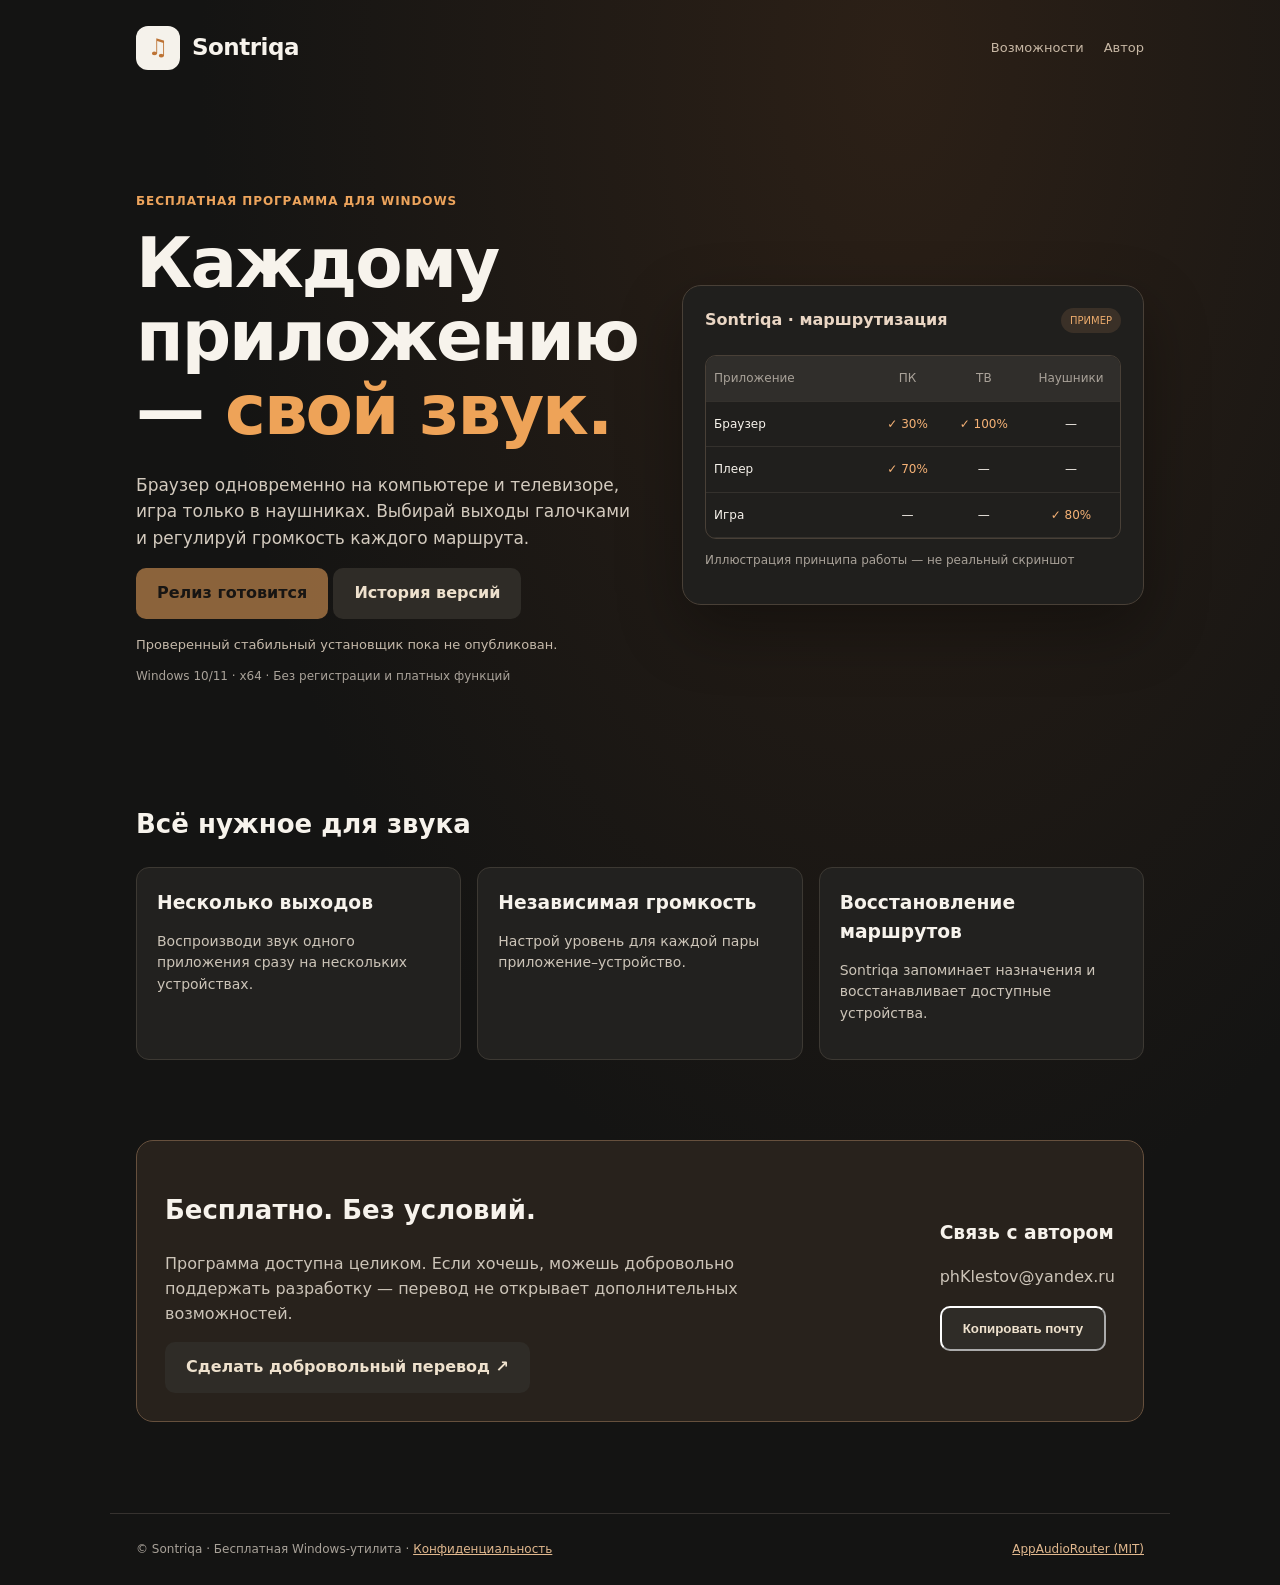
<file: index.html>
<!doctype html>
<html lang="ru">
<head>
<meta charset="utf-8"><meta name="viewport" content="width=device-width,initial-scale=1">
<meta name="description" content="Sontriqa — бесплатная Windows-утилита для вывода звука приложений на несколько устройств с независимой громкостью."><link rel="canonical" href="https://sontriqa.pages.dev/">
<title>Sontriqa — каждому приложению свой звук</title>
<style>
:root{font-family:Inter,"Segoe UI",system-ui,sans-serif;color-scheme:dark;color:#f7f3ec;background:#141413}*{box-sizing:border-box}body{margin:0;background:radial-gradient(ellipse at 70% 4%,#50321c66,transparent 55%),#141413;line-height:1.55}a{color:inherit}header,main,footer{max-width:1060px;padding:26px;margin:auto}.logo{display:flex;align-items:center;gap:12px;font-size:23px;font-weight:800;letter-spacing:-.5px}.mark{display:inline-grid;place-items:center;background:#f5f2eb;color:#bd7334;width:44px;height:44px;border-radius:12px;font-size:23px}header{display:flex;align-items:center;justify-content:space-between}nav{display:flex;gap:20px;color:#c8b8a5;font-size:13px}nav a{text-decoration:none}.hero{display:grid;grid-template-columns:1fr .92fr;gap:44px;align-items:center;padding:70px 0 85px}.eyebrow{color:#eda45c;font-size:12px;letter-spacing:.9px;font-weight:700;text-transform:uppercase}h1{font-size:clamp(40px,5.5vw,69px);letter-spacing:-2px;line-height:1.07;margin:16px 0 24px}h1 em{font-style:normal;color:#eea358}.lead{font-size:17px;color:#d3cabe}h2{font-size:26px}p{color:#ccc4b8}.button{display:inline-flex;align-items:center;justify-content:center;background:#eda45c;color:#1b1713;padding:13px 21px;border-radius:10px;font-weight:800;text-decoration:none}.button.off{opacity:.55;cursor:not-allowed;pointer-events:none}.secondary{background:#2f2c27;color:#eee1cd}.status{font-size:13px;color:#c5b9aa;margin-top:16px}.panel{border:1px solid #494037;background:#201f1d;border-radius:19px;padding:22px;box-shadow:0 24px 65px #0005}.panel-head{display:flex;justify-content:space-between;color:#ead6c4}.chip{background:#3a3027;border-radius:20px;color:#ebaa6c;padding:5px 9px;font-size:10px}.grid{display:grid;grid-template-columns:1.5fr .7fr .7fr .9fr;border:1px solid #494037;border-radius:11px;overflow:hidden;margin-top:22px}.grid>div{padding:13px 8px;border-bottom:1px solid #34312d;font-size:12px;text-align:center}.grid>div:nth-child(4n+1){text-align:left}.head{color:#a9a299;background:#302e2b}.yes{color:#f6b276}.features{display:grid;grid-template-columns:repeat(3,1fr);gap:16px;margin:22px 0 80px}.feature{border:1px solid #3d3933;background:#22211f;border-radius:13px;padding:20px}.feature h3{margin:0 0 8px}.feature p{font-size:14px}.support{display:flex;gap:25px;justify-content:space-between;align-items:center;border:1px solid #66503d;border-radius:17px;background:#28221c;padding:28px;margin-bottom:65px}.support>div{max-width:620px}.muted,footer{color:#a9a299;font-size:12px}footer{border-top:1px solid #36322f;display:flex;justify-content:space-between;gap:20px}footer a{color:#e1b88e}button{cursor:pointer}button:focus-visible,a:focus-visible{outline:2px solid #f5ba79;outline-offset:3px}@media(max-width:800px){.hero{grid-template-columns:1fr;padding:34px 0 50px}.features{grid-template-columns:1fr}.support{flex-direction:column;align-items:flex-start}}@media(max-width:500px){header,main,footer{padding:18px}.hero{gap:30px}.grid>div{font-size:10px;padding:11px 4px}.support{padding:18px}nav{gap:9px}}
</style>
</head>
<body>
<header><div class="logo"><span class="mark" aria-hidden="true">♫</span>Sontriqa</div><nav><a href="#features">Возможности</a><a href="#support">Автор</a></nav></header>
<main>
<section class="hero"><div><div class="eyebrow">Бесплатная программа для Windows</div><h1>Каждому приложению — <em>свой звук.</em></h1><p class="lead">Браузер одновременно на компьютере и телевизоре, игра только в наушниках. Выбирай выходы галочками и регулируй громкость каждого маршрута.</p><p><a class="button off" id="download" aria-disabled="true">Релиз готовится</a> <a class="button secondary" href="https://github.com/Crossbill-prog/sontriqa/releases">История версий</a></p><div class="status" id="status" role="status">Проверенный стабильный установщик пока не опубликован.</div><p class="muted">Windows 10/11 · x64 · Без регистрации и платных функций</p></div>
<div class="panel"><div class="panel-head"><strong>Sontriqa · маршрутизация</strong><span class="chip">ПРИМЕР</span></div><div class="grid"><div class="head">Приложение</div><div class="head">ПК</div><div class="head">ТВ</div><div class="head">Наушники</div><div>Браузер</div><div class="yes">✓ 30%</div><div class="yes">✓ 100%</div><div>—</div><div>Плеер</div><div class="yes">✓ 70%</div><div>—</div><div>—</div><div>Игра</div><div>—</div><div>—</div><div class="yes">✓ 80%</div></div><p class="muted">Иллюстрация принципа работы — не реальный скриншот</p></div></section>
<section id="features"><h2>Всё нужное для звука</h2><div class="features"><div class="feature"><h3>Несколько выходов</h3><p>Воспроизводи звук одного приложения сразу на нескольких устройствах.</p></div><div class="feature"><h3>Независимая громкость</h3><p>Настрой уровень для каждой пары приложение–устройство.</p></div><div class="feature"><h3>Восстановление маршрутов</h3><p>Sontriqa запоминает назначения и восстанавливает доступные устройства.</p></div></div></section>
<section class="support" id="support"><div><h2>Бесплатно. Без условий.</h2><p>Программа доступна целиком. Если хочешь, можешь добровольно поддержать разработку — перевод не открывает дополнительных возможностей.</p><a class="button secondary" href="https://www.tbank-online.com/rm/r_hPGPoAKwDg.rzjkhDdFIZ/kDr5A79446" target="_blank" rel="noopener noreferrer">Сделать добровольный перевод ↗</a></div><div><h3>Связь с автором</h3><p id="mail">phKlestov@yandex.ru</p><button id="copy" type="button" class="button secondary">Копировать почту</button><p id="copystatus" class="muted" role="status"></p></div></section>
</main>
<footer><div>© Sontriqa · Бесплатная Windows-утилита · <a href="privacy.html">Конфиденциальность</a></div><div><a href="https://github.com/Eververdants/AppAudioRouter">AppAudioRouter (MIT)</a></div></footer>
<script>
const repo="Crossbill-prog/sontriqa";
fetch("https://api.github.com/repos/"+repo+"/releases/latest",{credentials:"omit",headers:{"Accept":"application/vnd.github+json"}}).then(r=>{if(!r.ok)throw Error("no release");return r.json()}).then(r=>{
if(r.draft||r.prerelease||!/^v?\d+\.\d+\.\d+$/.test(r.tag_name))return;
const a=r.assets.find(x=>x.name==="Sontriqa-Setup-x64.exe"&&x.size>750000&&x.state==="uploaded");
if(!a||!r.assets.some(x=>x.name==="SHA256SUMS.txt")||!r.assets.some(x=>x.name==="latest.json")||!r.assets.some(x=>x.name==="Sontriqa-Setup-x64.exe.sig"))return;
const b=document.getElementById("download");b.href=a.browser_download_url;b.classList.remove("off");b.removeAttribute("aria-disabled");b.textContent="Скачать Sontriqa";document.getElementById("status").textContent="Стабильный выпуск: "+r.tag_name;
}).catch(()=>{});
document.getElementById("copy").addEventListener("click",async()=>{try{await navigator.clipboard.writeText("phKlestov@yandex.ru");document.getElementById("copystatus").textContent="Скопировано";}catch{document.getElementById("copystatus").textContent="Скопируйте адрес вручную";}});
</script>
</body></html>
</file>
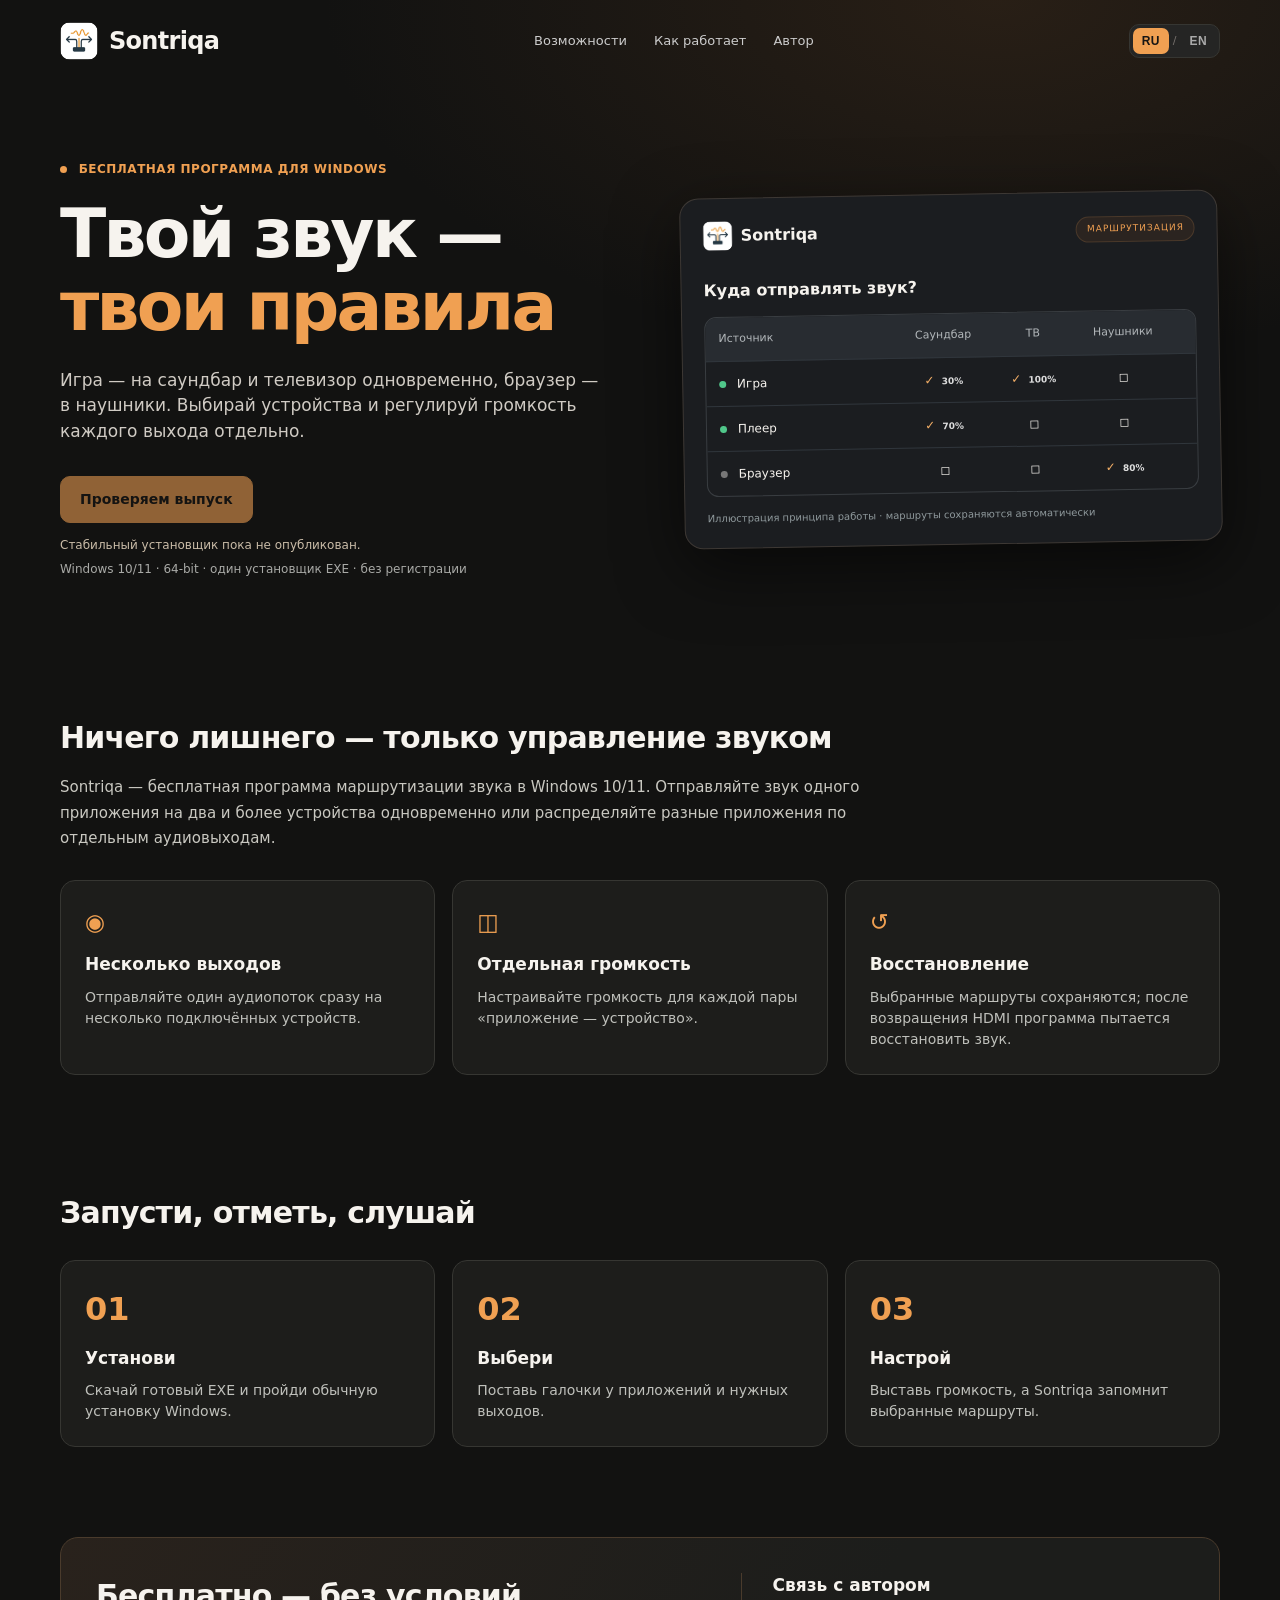
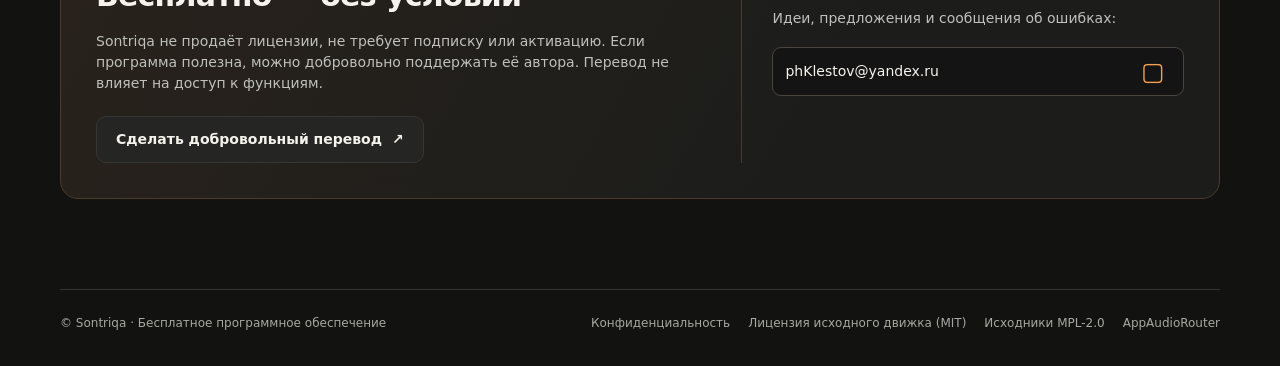
<file: site/index.html>
<!doctype html>
<html lang="ru">
<head>
  <meta charset="utf-8">
  <meta name="viewport" content="width=device-width, initial-scale=1">
  <meta name="description" content="Бесплатная Sontriqa для Windows 10/11: выводите звук одного приложения на два устройства одновременно или разделяйте звук разных приложений. Отдельная громкость для каждого выхода.">
  <meta name="robots" content="index, follow, max-image-preview:large">
  <link rel="canonical" href="https://sontriqa.pages.dev/">
  <meta property="og:type" content="website">
  <meta property="og:site_name" content="Sontriqa">
  <meta property="og:locale" content="ru_RU">
  <meta property="og:url" content="https://sontriqa.pages.dev/">
  <meta property="og:title" content="Sontriqa — маршрутизация звука приложений для Windows">
  <meta property="og:description" content="Бесплатная Sontriqa для Windows 10/11: выводите звук одного приложения на два устройства одновременно или разделяйте звук разных приложений. Отдельная громкость для каждого выхода.">
  <meta property="og:image" content="https://sontriqa.pages.dev/assets/sontriqa-icon.png">
  <meta name="twitter:card" content="summary">
  <meta name="twitter:title" content="Sontriqa — маршрутизация звука приложений для Windows">
  <meta name="twitter:description" content="Бесплатная Sontriqa для Windows 10/11: выводите звук одного приложения на два устройства одновременно или разделяйте звук разных приложений. Отдельная громкость для каждого выхода.">
  <meta name="twitter:image" content="https://sontriqa.pages.dev/assets/sontriqa-icon.png">
  <script type="application/ld+json">
  {
    "@context": "https://schema.org",
    "@type": "SoftwareApplication",
    "name": "Sontriqa",
    "description": "Free Windows application for routing per-app audio to multiple output devices simultaneously with independent per-output volume.",
    "applicationCategory": "MultimediaApplication",
    "operatingSystem": "Windows 10, Windows 11",
    "softwareVersion": "1.0.0",
    "isAccessibleForFree": true,
    "inLanguage": ["ru", "en"],
    "url": "https://sontriqa.pages.dev/",
    "downloadUrl": "https://github.com/Crossbill-prog/sontriqa/releases/download/v1.0.0/Sontriqa-Setup-x64.exe",
    "image": "https://sontriqa.pages.dev/assets/sontriqa-icon.png",
    "offers": {"@type": "Offer", "price": "0", "priceCurrency": "RUB", "availability": "https://schema.org/InStock"}
  }
  </script>
  <meta name="theme-color" content="#161616">
  <title>Sontriqa — маршрутизация звука приложений для Windows</title>
  <link rel="icon" href="assets/sontriqa-icon.png" type="image/png">
  <link rel="stylesheet" href="styles.css">
  <script defer src="config.js"></script>
  <script defer src="i18n.js"></script>
  <script defer src="release-validator.js"></script>
  <script defer src="app.js"></script>
</head>
<body>
  <header class="top wrap">
    <a class="brand" href="#top" aria-label="Sontriqa, главная"><img src="assets/sontriqa-icon.png" alt="" width="38" height="38"><span>Sontriqa</span></a>
    <nav aria-label="Основная навигация"><a href="#features">Возможности</a><a href="#how">Как работает</a><a href="#support">Автор</a></nav>
    <div class="site-lang" role="group" aria-label="Язык интерфейса"><button type="button" data-lang="ru" aria-pressed="true">RU</button><span aria-hidden="true">/</span><button type="button" data-lang="en" aria-pressed="false">EN</button></div>
  </header>
  <main id="top">
    <section class="hero wrap">
      <div class="hero-copy">
        <div class="eyebrow"><span class="dot"></span> Бесплатная программа для Windows</div>
        <h1>Твой звук — <span>твои правила</span></h1>
        <p>Игра — на саундбар и телевизор одновременно, браузер — в наушники. Выбирай устройства и регулируй громкость каждого выхода отдельно.</p>
        <div class="primary-actions"><a class="button primary disabled" id="download" aria-disabled="true">Проверяем выпуск</a><a class="button secondary" id="releases" hidden>Все версии</a></div>
        <div class="release-meta" id="release-status" role="status" aria-live="polite" data-i18n-dynamic>Стабильный установщик пока не опубликован.</div>
        <div class="small">Windows 10/11 · 64-bit · один установщик EXE · без регистрации</div>
      </div>
      <div class="preview" role="img" aria-label="Пример таблицы Sontriqa: разные приложения и выбранные аудиовыходы">
        <div class="preview-head"><div class="preview-title"><img src="assets/sontriqa-icon.png" width="30" height="30" alt=""><strong>Sontriqa</strong></div><span class="preview-chip">МАРШРУТИЗАЦИЯ</span></div>
        <div class="preview-overline">Куда отправлять звук?</div>
        <div class="preview-table"><div class="preview-row header"><span>Источник</span><span>Саундбар</span><span>ТВ</span><span>Наушники</span></div><div class="preview-row"><span><span class="active-dot"></span> Игра</span><span class="checked">✓ <small>30%</small></span><span class="checked">✓ <small>100%</small></span><span>◻</span></div><div class="preview-row"><span><span class="active-dot"></span> Плеер</span><span class="checked">✓ <small>70%</small></span><span>◻</span><span>◻</span></div><div class="preview-row"><span><span class="active-dot paused"></span> Браузер</span><span>◻</span><span>◻</span><span class="checked">✓ <small>80%</small></span></div></div>
        <div class="preview-foot">Иллюстрация принципа работы · маршруты сохраняются автоматически</div>
      </div>
    </section>
    <section id="features" class="wrap features"><h2>Ничего лишнего — только управление звуком</h2><p class="section-intro">Sontriqa — бесплатная программа маршрутизации звука в Windows 10/11. Отправляйте звук одного приложения на два и более устройства одновременно или распределяйте разные приложения по отдельным аудиовыходам.</p><div class="cards"><article><div class="feature-icon">◉</div><h3>Несколько выходов</h3><p>Отправляйте один аудиопоток сразу на несколько подключённых устройств.</p></article><article><div class="feature-icon">◫</div><h3>Отдельная громкость</h3><p>Настраивайте громкость для каждой пары «приложение — устройство».</p></article><article><div class="feature-icon">↺</div><h3>Восстановление</h3><p>Выбранные маршруты сохраняются; после возвращения HDMI программа пытается восстановить звук.</p></article></div></section>
    <section id="how" class="wrap steps"><h2>Запусти, отметь, слушай</h2><div class="steps-grid"><div><b>01</b><h3>Установи</h3><p>Скачай готовый EXE и пройди обычную установку Windows.</p></div><div><b>02</b><h3>Выбери</h3><p>Поставь галочки у приложений и нужных выходов.</p></div><div><b>03</b><h3>Настрой</h3><p>Выставь громкость, а Sontriqa запомнит выбранные маршруты.</p></div></div></section>
    <section id="support" class="wrap support"><div><h2>Бесплатно — без условий</h2><p>Sontriqa не продаёт лицензии, не требует подписку или активацию. Если программа полезна, можно добровольно поддержать её автора. Перевод не влияет на доступ к функциям.</p><div class="support-actions"><a class="button secondary" href="https://www.tbank-online.com/rm/r_hPGPoAKwDg.rzjkhDdFIZ/kDr5A79446" target="_blank" rel="noopener noreferrer">Сделать добровольный перевод <span aria-hidden="true">↗</span></a></div></div><div class="support-contact"><h3>Связь с автором</h3><p>Идеи, предложения и сообщения об ошибках:</p><div class="mail-line"><span id="mail">phKlestov@yandex.ru</span><button id="copy-email" type="button" aria-label="Скопировать адрес электронной почты" title="Копировать адрес">▢</button></div><span class="feedback" id="copy-status" role="status"></span></div></section>
  </main>
  <footer class="footer wrap"><span>© Sontriqa · Бесплатное программное обеспечение</span><div><a href="privacy.html">Конфиденциальность</a><a href="third-party-mit.txt">Лицензия исходного движка (MIT)</a><a href="open-source.html">Исходники MPL-2.0</a><a href="https://github.com/Eververdants/AppAudioRouter" target="_blank" rel="noopener noreferrer">AppAudioRouter</a></div></footer>
</body>
</html>
</file>
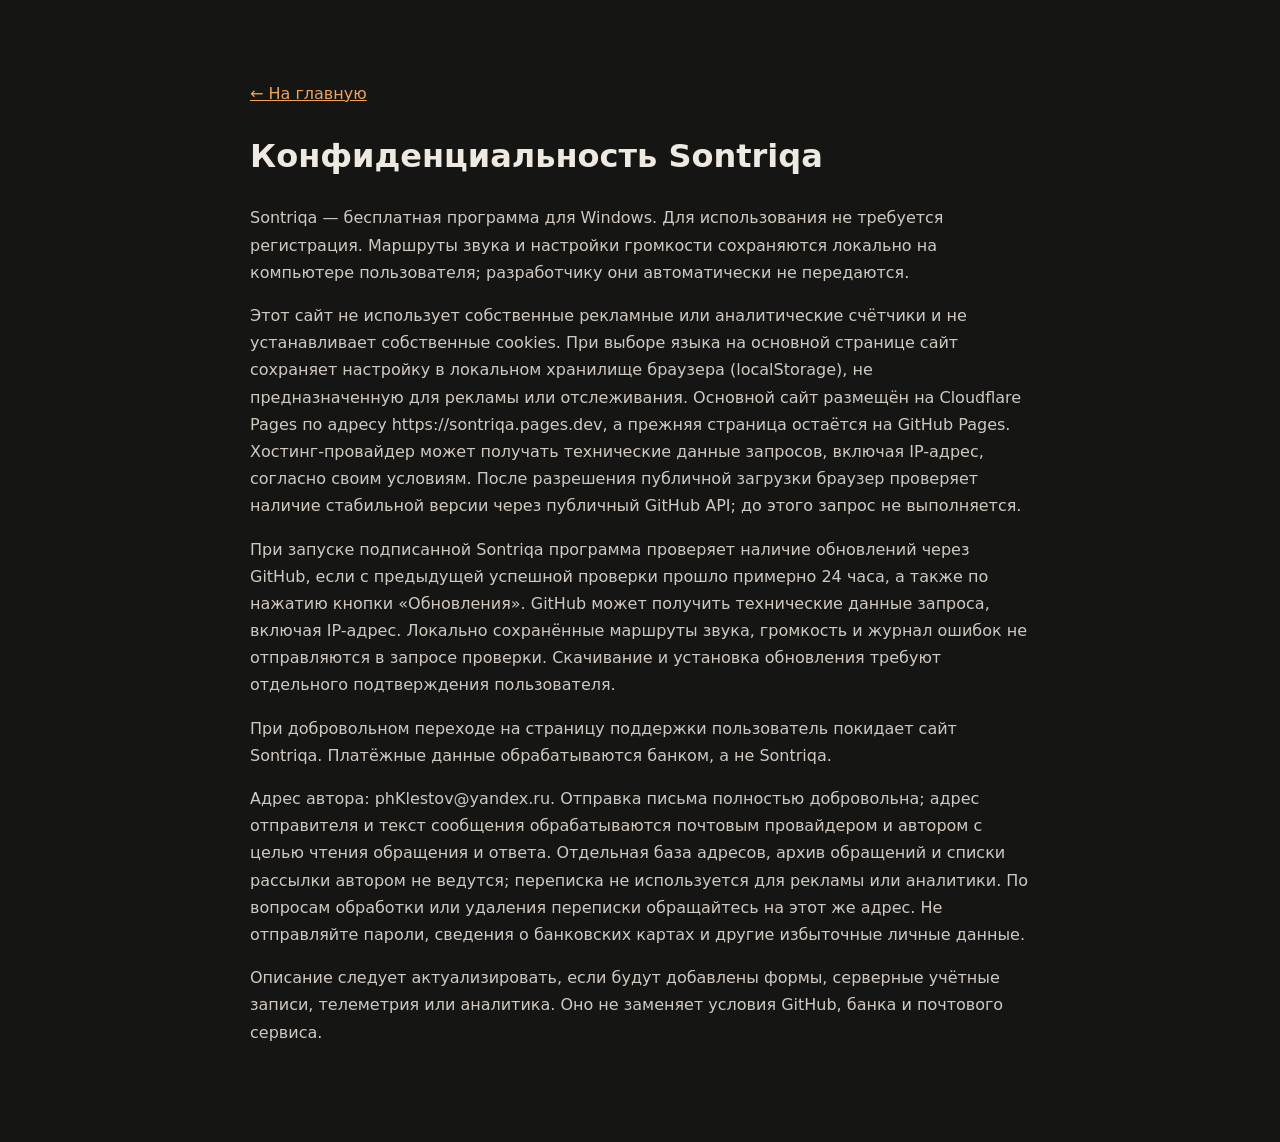
<file: privacy.html>
<!doctype html><html lang="ru"><head><meta charset="utf-8"><meta name="viewport" content="width=device-width,initial-scale=1"><title>Конфиденциальность — Sontriqa</title><link rel="canonical" href="https://sontriqa.pages.dev/privacy.html"><style>body{background:#151514;color:#eee9e1;font:16px/1.7 system-ui,"Segoe UI",sans-serif;max-width:780px;margin:60px auto;padding:20px}a{color:#eda45c}p{color:#d0c9c0}</style></head><body><a href="index.html">← На главную</a><h1>Конфиденциальность Sontriqa</h1><p>Sontriqa — бесплатная программа для Windows. Для использования не требуется регистрация. Маршруты звука и настройки громкости сохраняются локально на компьютере пользователя; разработчику они автоматически не передаются.</p><p>Этот сайт не использует собственные рекламные или аналитические счётчики и не устанавливает собственные cookies. При выборе языка на основной странице сайт сохраняет настройку в локальном хранилище браузера (localStorage), не предназначенную для рекламы или отслеживания. Основной сайт размещён на Cloudflare Pages по адресу https://sontriqa.pages.dev, а прежняя страница остаётся на GitHub Pages. Хостинг-провайдер может получать технические данные запросов, включая IP-адрес, согласно своим условиям. После разрешения публичной загрузки браузер проверяет наличие стабильной версии через публичный GitHub API; до этого запрос не выполняется.</p><p>При запуске подписанной Sontriqa программа проверяет наличие обновлений через GitHub, если с предыдущей успешной проверки прошло примерно 24 часа, а также по нажатию кнопки «Обновления». GitHub может получить технические данные запроса, включая IP-адрес. Локально сохранённые маршруты звука, громкость и журнал ошибок не отправляются в запросе проверки. Скачивание и установка обновления требуют отдельного подтверждения пользователя.</p><p>При добровольном переходе на страницу поддержки пользователь покидает сайт Sontriqa. Платёжные данные обрабатываются банком, а не Sontriqa.</p><p>Адрес автора: phKlestov@yandex.ru. Отправка письма полностью добровольна; адрес отправителя и текст сообщения обрабатываются почтовым провайдером и автором с целью чтения обращения и ответа. Отдельная база адресов, архив обращений и списки рассылки автором не ведутся; переписка не используется для рекламы или аналитики. По вопросам обработки или удаления переписки обращайтесь на этот же адрес. Не отправляйте пароли, сведения о банковских картах и другие избыточные личные данные.</p><p>Описание следует актуализировать, если будут добавлены формы, серверные учётные записи, телеметрия или аналитика. Оно не заменяет условия GitHub, банка и почтового сервиса.</p></body></html>
</file>
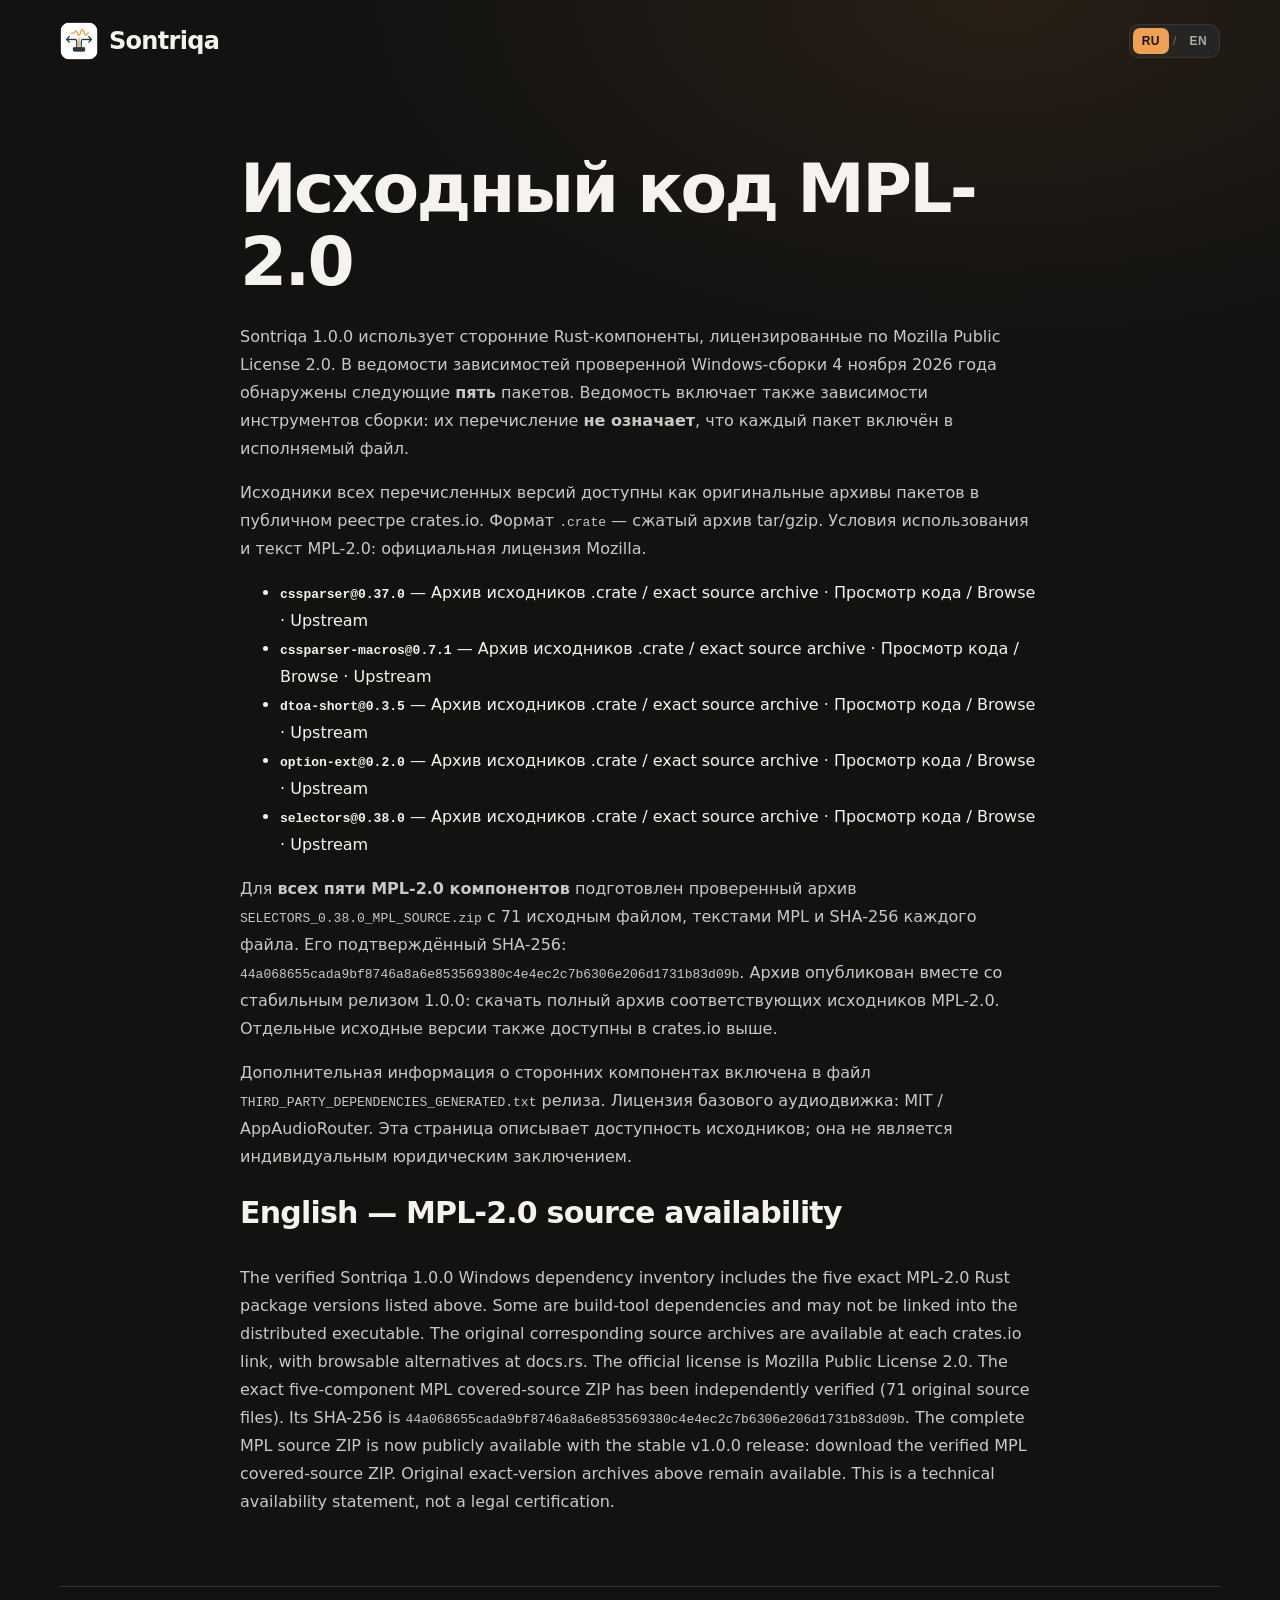
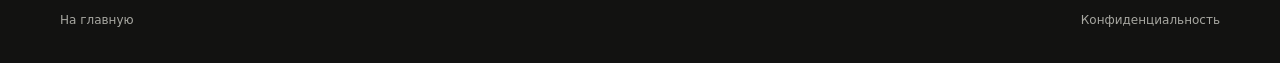
<file: site/open-source.html>
<!doctype html>
<html lang="ru"><head><meta charset="utf-8"><meta name="viewport" content="width=device-width,initial-scale=1"><title>Исходный код MPL-2.0 — Sontriqa</title><meta name="description" content="Исходный код сторонних компонентов MPL-2.0, лицензии и проверенный архив исходников Sontriqa 1.0.0 для Windows."><link rel="canonical" href="https://sontriqa.pages.dev/open-source.html"><link rel="stylesheet" href="styles.css"><script defer src="i18n.js"></script></head>
<body><header class="top wrap"><a class="brand" href="index.html"><img src="assets/sontriqa-icon.png" width="38" height="38" alt=""> Sontriqa</a><div class="site-lang" role="group" aria-label="Язык интерфейса"><button type="button" data-lang="ru" aria-pressed="true">RU</button><span aria-hidden="true">/</span><button type="button" data-lang="en" aria-pressed="false">EN</button></div></header>
<main class="wrap legal">
<h1>Исходный код MPL-2.0</h1>
<p>Sontriqa 1.0.0 использует сторонние Rust-компоненты, лицензированные по Mozilla Public License 2.0. В ведомости зависимостей проверенной Windows-сборки 4 ноября 2026 года обнаружены следующие <strong>пять</strong> пакетов. Ведомость включает также зависимости инструментов сборки: их перечисление <strong>не означает</strong>, что каждый пакет включён в исполняемый файл.</p>
<p>Исходники всех перечисленных версий доступны как оригинальные архивы пакетов в публичном реестре crates.io. Формат <code>.crate</code> — сжатый архив tar/gzip. Условия использования и текст MPL-2.0: <a href="https://www.mozilla.org/en-US/MPL/2.0/">официальная лицензия Mozilla</a>.</p>
<ul>
<li><strong><code>cssparser@0.37.0</code></strong> — <a href="https://static.crates.io/crates/cssparser/cssparser-0.37.0.crate">Архив исходников .crate / exact source archive</a> · <a href="https://docs.rs/crate/cssparser/0.37.0/source/">Просмотр кода / Browse</a> · <a href="https://github.com/servo/rust-cssparser">Upstream</a></li>
<li><strong><code>cssparser-macros@0.7.1</code></strong> — <a href="https://static.crates.io/crates/cssparser-macros/cssparser-macros-0.7.1.crate">Архив исходников .crate / exact source archive</a> · <a href="https://docs.rs/crate/cssparser-macros/0.7.1/source/">Просмотр кода / Browse</a> · <a href="https://github.com/servo/rust-cssparser">Upstream</a></li>
<li><strong><code>dtoa-short@0.3.5</code></strong> — <a href="https://static.crates.io/crates/dtoa-short/dtoa-short-0.3.5.crate">Архив исходников .crate / exact source archive</a> · <a href="https://docs.rs/crate/dtoa-short/0.3.5/source/">Просмотр кода / Browse</a> · <a href="https://github.com/upsuper/dtoa-short">Upstream</a></li>
<li><strong><code>option-ext@0.2.0</code></strong> — <a href="https://static.crates.io/crates/option-ext/option-ext-0.2.0.crate">Архив исходников .crate / exact source archive</a> · <a href="https://docs.rs/crate/option-ext/0.2.0/source/">Просмотр кода / Browse</a> · <a href="https://github.com/soc/option-ext">Upstream</a></li>
<li><strong><code>selectors@0.38.0</code></strong> — <a href="https://static.crates.io/crates/selectors/selectors-0.38.0.crate">Архив исходников .crate / exact source archive</a> · <a href="https://docs.rs/crate/selectors/0.38.0/source/">Просмотр кода / Browse</a> · <a href="https://github.com/servo/stylo">Upstream</a></li>
</ul>
<p>Для <strong>всех пяти MPL-2.0 компонентов</strong> подготовлен проверенный архив <code>SELECTORS_0.38.0_MPL_SOURCE.zip</code> с 71 исходным файлом, текстами MPL и SHA-256 каждого файла. Его подтверждённый SHA-256: <code>44a068655cada9bf8746a8a6e853569380c4e4ec2c7b6306e206d1731b83d09b</code>. Архив опубликован вместе со стабильным релизом 1.0.0: <a href="https://github.com/Crossbill-prog/sontriqa/releases/download/v1.0.0/SELECTORS_0.38.0_MPL_SOURCE.zip">скачать полный архив соответствующих исходников MPL-2.0</a>. Отдельные исходные версии также доступны в crates.io выше.</p>
<p>Дополнительная информация о сторонних компонентах включена в файл <code>THIRD_PARTY_DEPENDENCIES_GENERATED.txt</code> релиза. Лицензия базового аудиодвижка: <a href="third-party-mit.txt">MIT / AppAudioRouter</a>. Эта страница описывает доступность исходников; она не является индивидуальным юридическим заключением.</p>
<h2>English — MPL-2.0 source availability</h2>
<p>The verified Sontriqa 1.0.0 Windows dependency inventory includes the five exact MPL-2.0 Rust package versions listed above. Some are build-tool dependencies and may not be linked into the distributed executable. The original corresponding source archives are available at each crates.io link, with browsable alternatives at docs.rs. The official license is <a href="https://www.mozilla.org/en-US/MPL/2.0/">Mozilla Public License 2.0</a>. The exact five-component MPL covered-source ZIP has been independently verified (71 original source files). Its SHA-256 is <code>44a068655cada9bf8746a8a6e853569380c4e4ec2c7b6306e206d1731b83d09b</code>. The complete MPL source ZIP is now publicly available with the stable v1.0.0 release: <a href="https://github.com/Crossbill-prog/sontriqa/releases/download/v1.0.0/SELECTORS_0.38.0_MPL_SOURCE.zip">download the verified MPL covered-source ZIP</a>. Original exact-version archives above remain available. This is a technical availability statement, not a legal certification.</p>
</main><footer class="footer wrap"><a href="index.html">На главную</a><a href="privacy.html">Конфиденциальность</a></footer></body></html>
</file>
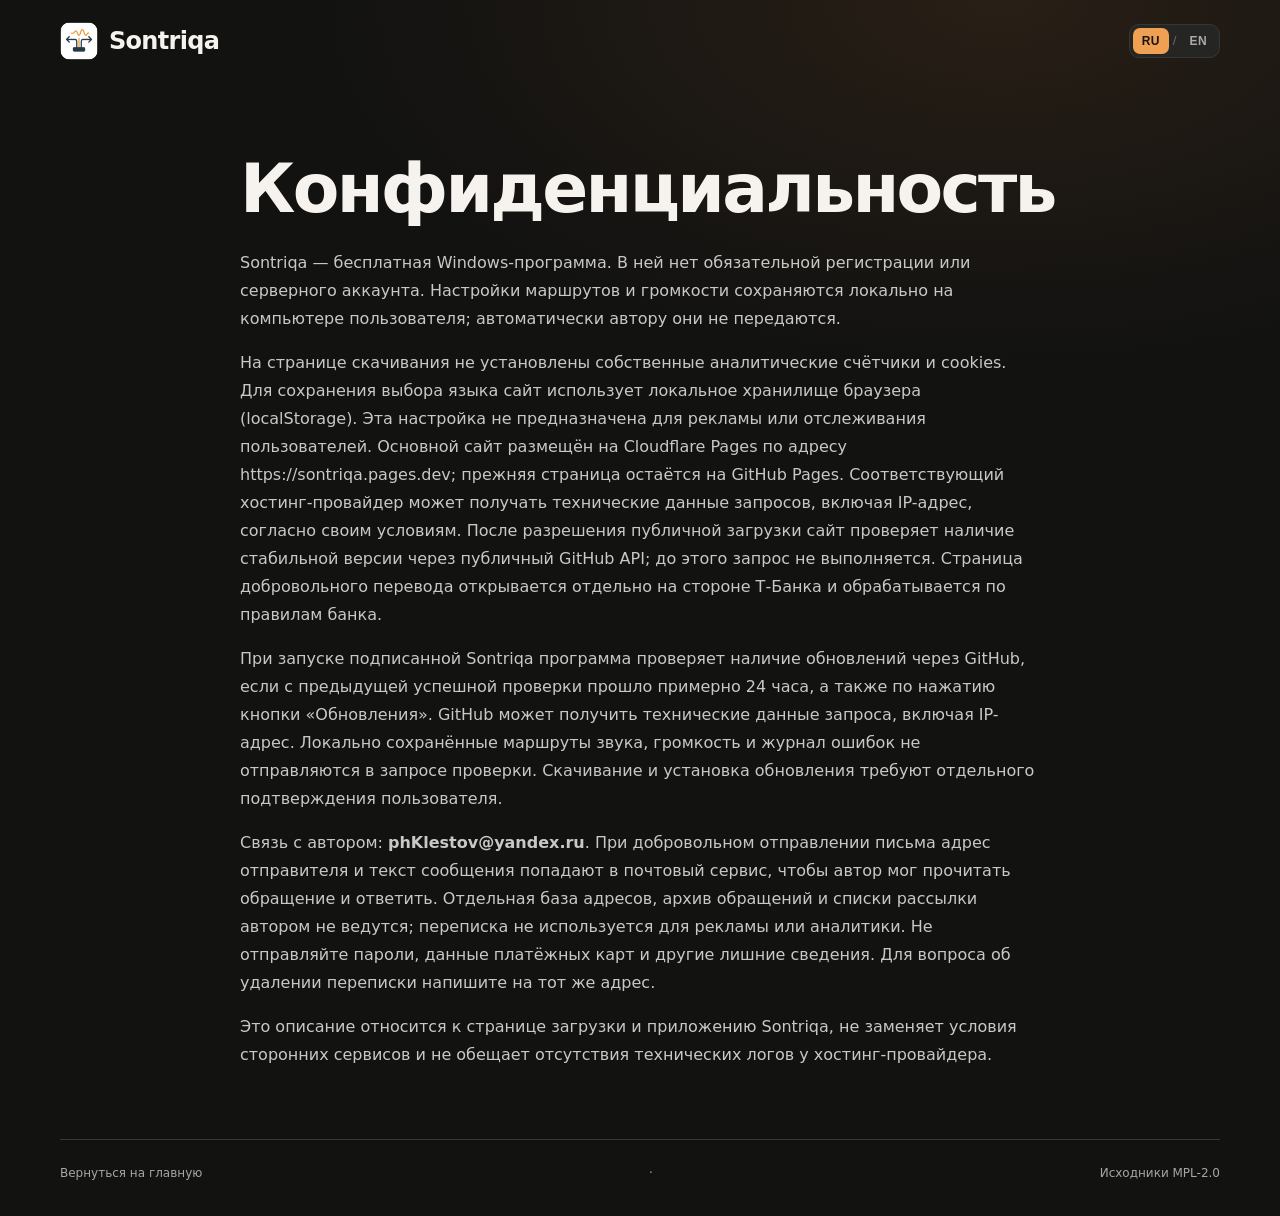
<file: site/privacy.html>
<!doctype html><html lang="ru"><head><meta charset="utf-8"><meta name="viewport" content="width=device-width,initial-scale=1"><title>Конфиденциальность — Sontriqa</title><meta name="description" content="Конфиденциальность Sontriqa: локальные настройки звука, добровольные письма автору и проверки обновлений через GitHub."><link rel="canonical" href="https://sontriqa.pages.dev/privacy.html"><link rel="stylesheet" href="styles.css"><script defer src="i18n.js"></script></head><body><header class="top wrap"><a class="brand" href="index.html"><img src="assets/sontriqa-icon.png" width="38" height="38" alt=""> Sontriqa</a><div class="site-lang" role="group" aria-label="Язык интерфейса"><button type="button" data-lang="ru" aria-pressed="true">RU</button><span aria-hidden="true">/</span><button type="button" data-lang="en" aria-pressed="false">EN</button></div></header><main class="wrap legal"><h1>Конфиденциальность</h1><p>Sontriqa — бесплатная Windows-программа. В ней нет обязательной регистрации или серверного аккаунта. Настройки маршрутов и громкости сохраняются локально на компьютере пользователя; автоматически автору они не передаются.</p><p>На странице скачивания не установлены собственные аналитические счётчики и cookies. Для сохранения выбора языка сайт использует локальное хранилище браузера (localStorage). Эта настройка не предназначена для рекламы или отслеживания пользователей. Основной сайт размещён на Cloudflare Pages по адресу https://sontriqa.pages.dev; прежняя страница остаётся на GitHub Pages. Соответствующий хостинг-провайдер может получать технические данные запросов, включая IP-адрес, согласно своим условиям. После разрешения публичной загрузки сайт проверяет наличие стабильной версии через публичный GitHub API; до этого запрос не выполняется. Страница добровольного перевода открывается отдельно на стороне Т-Банка и обрабатывается по правилам банка.</p><p>При запуске подписанной Sontriqa программа проверяет наличие обновлений через GitHub, если с предыдущей успешной проверки прошло примерно 24 часа, а также по нажатию кнопки «Обновления». GitHub может получить технические данные запроса, включая IP-адрес. Локально сохранённые маршруты звука, громкость и журнал ошибок не отправляются в запросе проверки. Скачивание и установка обновления требуют отдельного подтверждения пользователя.</p><p>Связь с автором: <strong>phKlestov@yandex.ru</strong>. При добровольном отправлении письма адрес отправителя и текст сообщения попадают в почтовый сервис, чтобы автор мог прочитать обращение и ответить. Отдельная база адресов, архив обращений и списки рассылки автором не ведутся; переписка не используется для рекламы или аналитики. Не отправляйте пароли, данные платёжных карт и другие лишние сведения. Для вопроса об удалении переписки напишите на тот же адрес.</p><p>Это описание относится к странице загрузки и приложению Sontriqa, не заменяет условия сторонних сервисов и не обещает отсутствия технических логов у хостинг-провайдера.</p></main><footer class="footer wrap"><a href="index.html">Вернуться на главную</a> · <a href="open-source.html">Исходники MPL-2.0</a></footer></body></html>
</file>
<file: site/styles.css>
:root{color-scheme:dark;--bg:#121211;--panel:#1c1d1c;--border:#363632;--accent:#f0a052;--text:#f6f3ee;--muted:#a9aaa7;font-family:Inter,'Segoe UI',system-ui,-apple-system,sans-serif}*{box-sizing:border-box}html{scroll-behavior:smooth}body{margin:0;background:radial-gradient(900px 480px at 78% 0%,#3c2a1a88,transparent 75%),var(--bg);color:var(--text);line-height:1.5}a{color:inherit;text-decoration:none}a:hover{color:var(--accent)}.wrap{width:min(1160px,calc(100% - 48px));margin:auto}.top{display:flex;justify-content:space-between;align-items:center;padding:22px 0}.brand{display:flex;align-items:center;gap:11px;font-size:24px;font-weight:780;letter-spacing:-.7px}.brand img{border-radius:10px}.top nav{display:flex;gap:27px;font-size:13px;color:#ccc}.hero{min-height:540px;padding:78px 0 92px;display:grid;grid-template-columns:1.03fr .97fr;align-items:center;gap:50px}.eyebrow{color:var(--accent);font-weight:700;font-size:12px;letter-spacing:.5px;text-transform:uppercase}.dot,.active-dot{display:inline-block;width:7px;height:7px;border-radius:100%;background:#50c78a;margin-right:7px}.dot{background:var(--accent)}h1{font-size:clamp(44px,5.3vw,70px);line-height:1.08;margin:19px 0 24px;letter-spacing:-2.7px}h1 span{color:var(--accent)}.hero-copy>p{font-size:17px;color:#d0cbc4;max-width:550px}.primary-actions{display:flex;gap:12px;flex-wrap:wrap;margin-top:32px}.button{border-radius:10px;min-height:44px;padding:12px 19px;display:inline-flex;align-items:center;justify-content:center;gap:10px;font-weight:700;font-size:14px;border:1px solid var(--border);transition:background .15s,color .15s}.primary{color:#171514;background:var(--accent);border-color:var(--accent)}.primary:hover{color:#161616;background:#ffc078}.secondary{background:#252524;color:#f5f2ec}.secondary:hover{background:#36312b;color:white}.button.disabled{cursor:not-allowed;opacity:.57;pointer-events:none}.release-meta{font-size:12px;color:#cabca8;margin:13px 0 6px}.small{color:var(--muted);font-size:12px;margin-top:4px}.preview{background:#1b1d20;border:1px solid #3d3834;border-radius:19px;padding:22px;box-shadow:0 20px 65px #0008;transform:rotate(-1deg)}.preview-head{display:flex;align-items:center;justify-content:space-between;gap:12px}.preview-title{display:flex;gap:8px;align-items:center}.preview-title img{border-radius:8px}.preview-chip{color:var(--accent);background:#4b352355;border:1px solid #a3724444;padding:5px 10px;border-radius:18px;font-size:9px;letter-spacing:1px}.preview-overline{font-size:16px;font-weight:750;margin:28px 0 14px}.preview-table{border:1px solid #393d41;border-radius:12px;overflow:hidden}.preview-row{display:grid;grid-template-columns:1.35fr 1fr .45fr 1fr;padding:13px;gap:3px;align-items:center;font-size:12px;border-bottom:1px solid #30363c}.preview-row:last-child{border-bottom:0}.preview-row>span:not(:first-child){text-align:center}.preview-row.header{color:#b2b7ba;background:#282c31;font-size:11px}.preview-row .checked{color:#f2ae66;font-weight:750}.preview-row small{font-size:9px;color:#ddd;margin-left:3px}.active-dot.paused{background:#777}.preview-foot{font-size:10px;color:#8f999c;margin-top:14px}.features,.steps{padding:45px 0 70px}.section-intro{color:#c9c8c1;font-size:15px;max-width:860px;margin:-10px 0 28px;line-height:1.7}h2{font-size:30px;letter-spacing:-.8px;margin:0 0 25px}.cards,.steps-grid{display:grid;grid-template-columns:repeat(3,minmax(0,1fr));gap:17px}.cards article,.steps-grid>div{padding:24px;background:#1d1d1b;border:1px solid var(--border);border-radius:15px}.feature-icon{font-size:23px;color:var(--accent)}h3{font-size:17px;margin:13px 0 9px}.cards p,.steps p,.support p{font-size:14px;color:#bfc0bb;margin:0}.steps-grid b{font-size:32px;color:var(--accent);font-weight:800}.support{margin:20px auto 90px;display:grid;grid-template-columns:1.4fr 1fr;gap:26px;padding:35px;background:linear-gradient(120deg,#29221c,#1c1d1b 65%);border:1px solid #4a3b2c;border-radius:18px}.support h2{margin-bottom:13px}.support-actions{margin-top:22px}.support-contact{border-left:1px solid #4a3b2c;padding-left:30px}.support-contact h3{margin-top:0}.mail-line{display:flex;align-items:center;justify-content:space-between;gap:8px;margin-top:18px;background:#141414;border:1px solid #4a443e;padding:10px 12px;border-radius:9px;font-size:14px}.mail-line button{background:transparent;color:var(--accent);border:0;font-size:25px;cursor:pointer;line-height:1}.feedback{color:#edbd81;font-size:11px}.footer{border-top:1px solid var(--border);padding:24px 0 34px;color:#a7a7a1;font-size:12px;display:flex;justify-content:space-between;gap:20px}.footer div{display:flex;flex-wrap:wrap;gap:18px}button:focus-visible,a:focus-visible{outline:2px solid var(--accent);outline-offset:3px}.legal{max-width:800px;margin:70px auto;line-height:1.75}.legal p{color:#c9c8c4}@media(max-width:900px){.hero{grid-template-columns:1fr;padding:48px 0}.preview{max-width:720px;transform:none}.cards,.steps-grid{grid-template-columns:1fr}.support{grid-template-columns:1fr}.support-contact{border-left:0;border-top:1px solid #4a3b2c;padding-left:0;padding-top:24px}.footer{flex-direction:column}}@media(max-width:550px){.wrap{width:calc(100% - 30px)}.top nav{gap:13px}.top nav a{font-size:12px}.brand{font-size:21px}h1{letter-spacing:-1.4px}.preview{padding:12px}.preview-row{padding:10px 6px;font-size:10px}.preview-row small{display:block}.support{padding:22px}}

/* Explicit Russian/English switch shared by the main site and privacy page. */
.site-lang{display:inline-flex;align-items:center;gap:4px;border:1px solid var(--border);border-radius:10px;background:#252524;padding:3px;flex:none;white-space:nowrap}
.site-lang button{border:0;border-radius:7px;padding:6px 9px;background:transparent;color:#aaa;font-size:12px;font-weight:750;letter-spacing:.4px;cursor:pointer}
.site-lang button.active{background:var(--accent);color:#171514}
.site-lang span{color:#76716d;font-size:11px}
.site-lang button:focus-visible{outline:2px solid var(--accent);outline-offset:2px}
@media(max-width:550px){.top{flex-wrap:wrap;gap:12px}.top nav{order:3;width:100%;justify-content:flex-start}.site-lang{margin-left:auto}}

/* The native HTML hidden attribute must always beat .button{display:inline-flex}.
   Otherwise the vulnerable RC.18 release-history shortcut is visible. */
#releases[hidden]{display:none!important}
</file>
